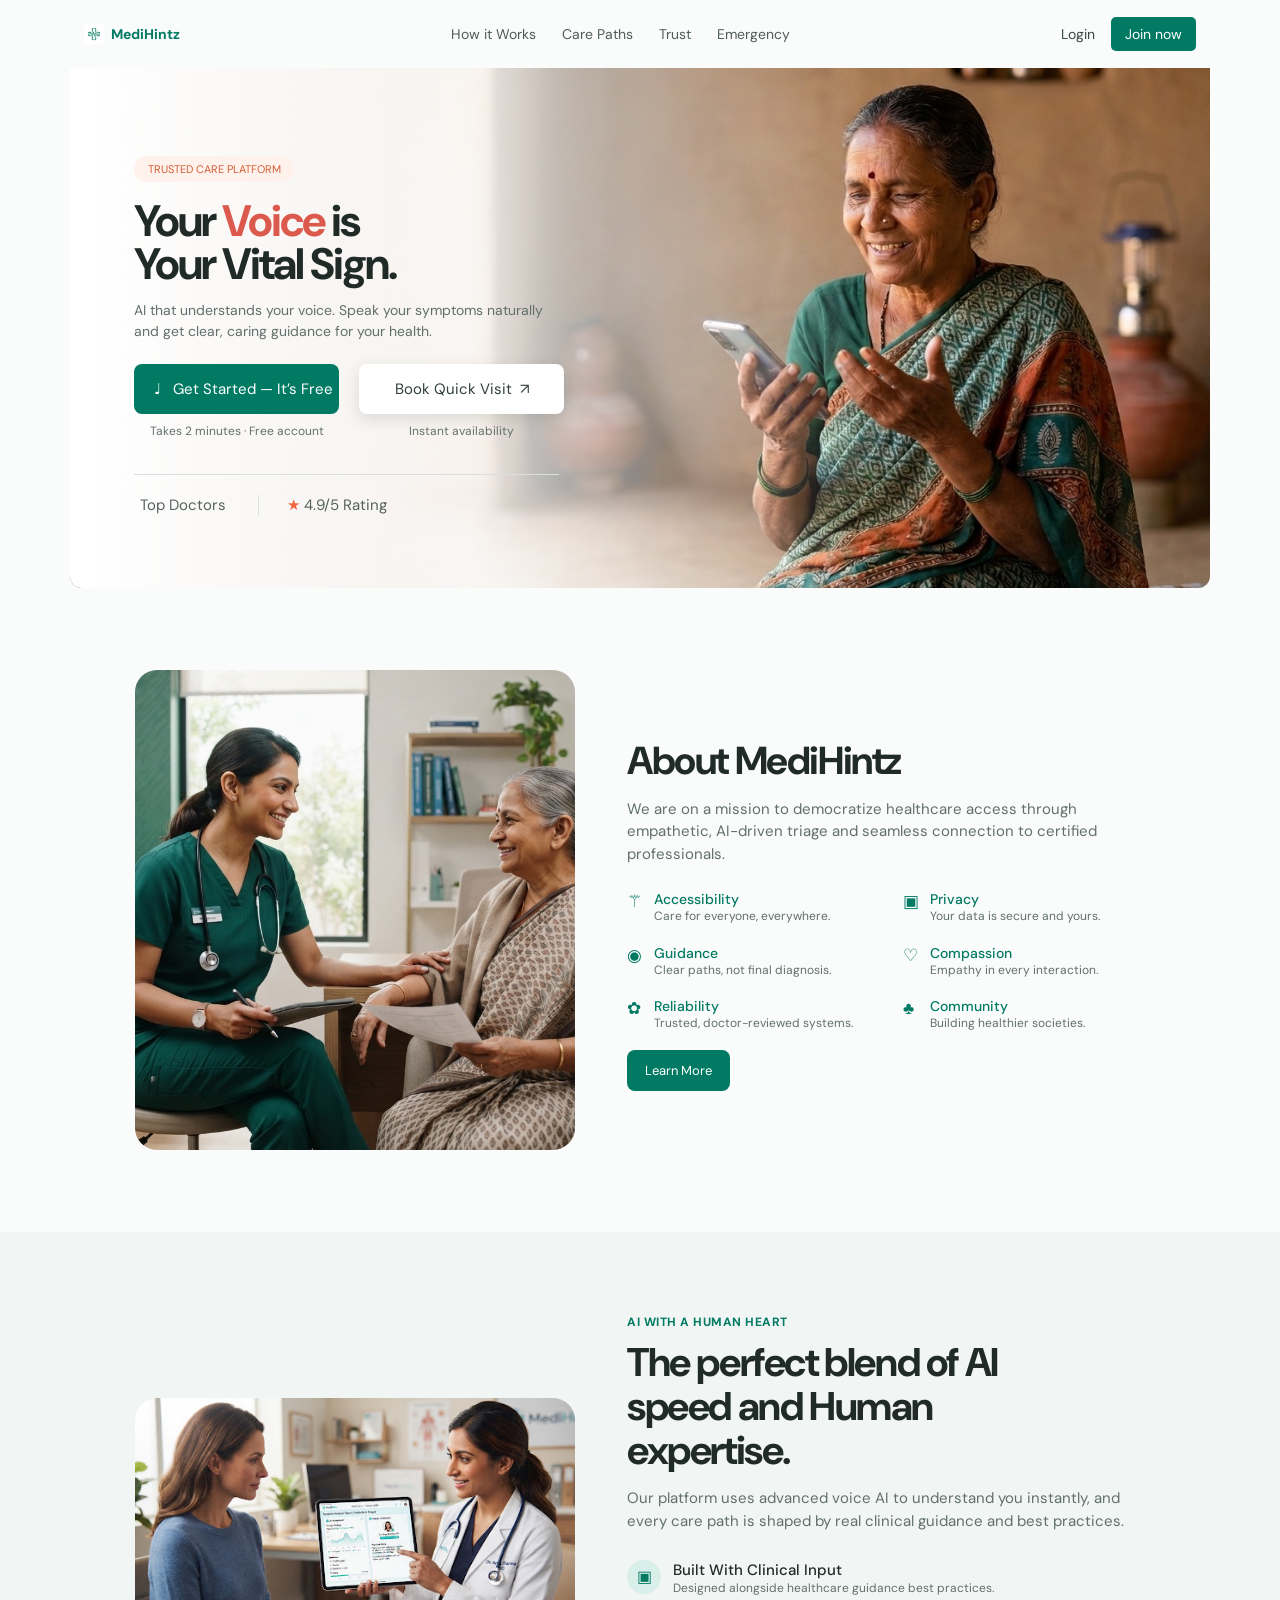
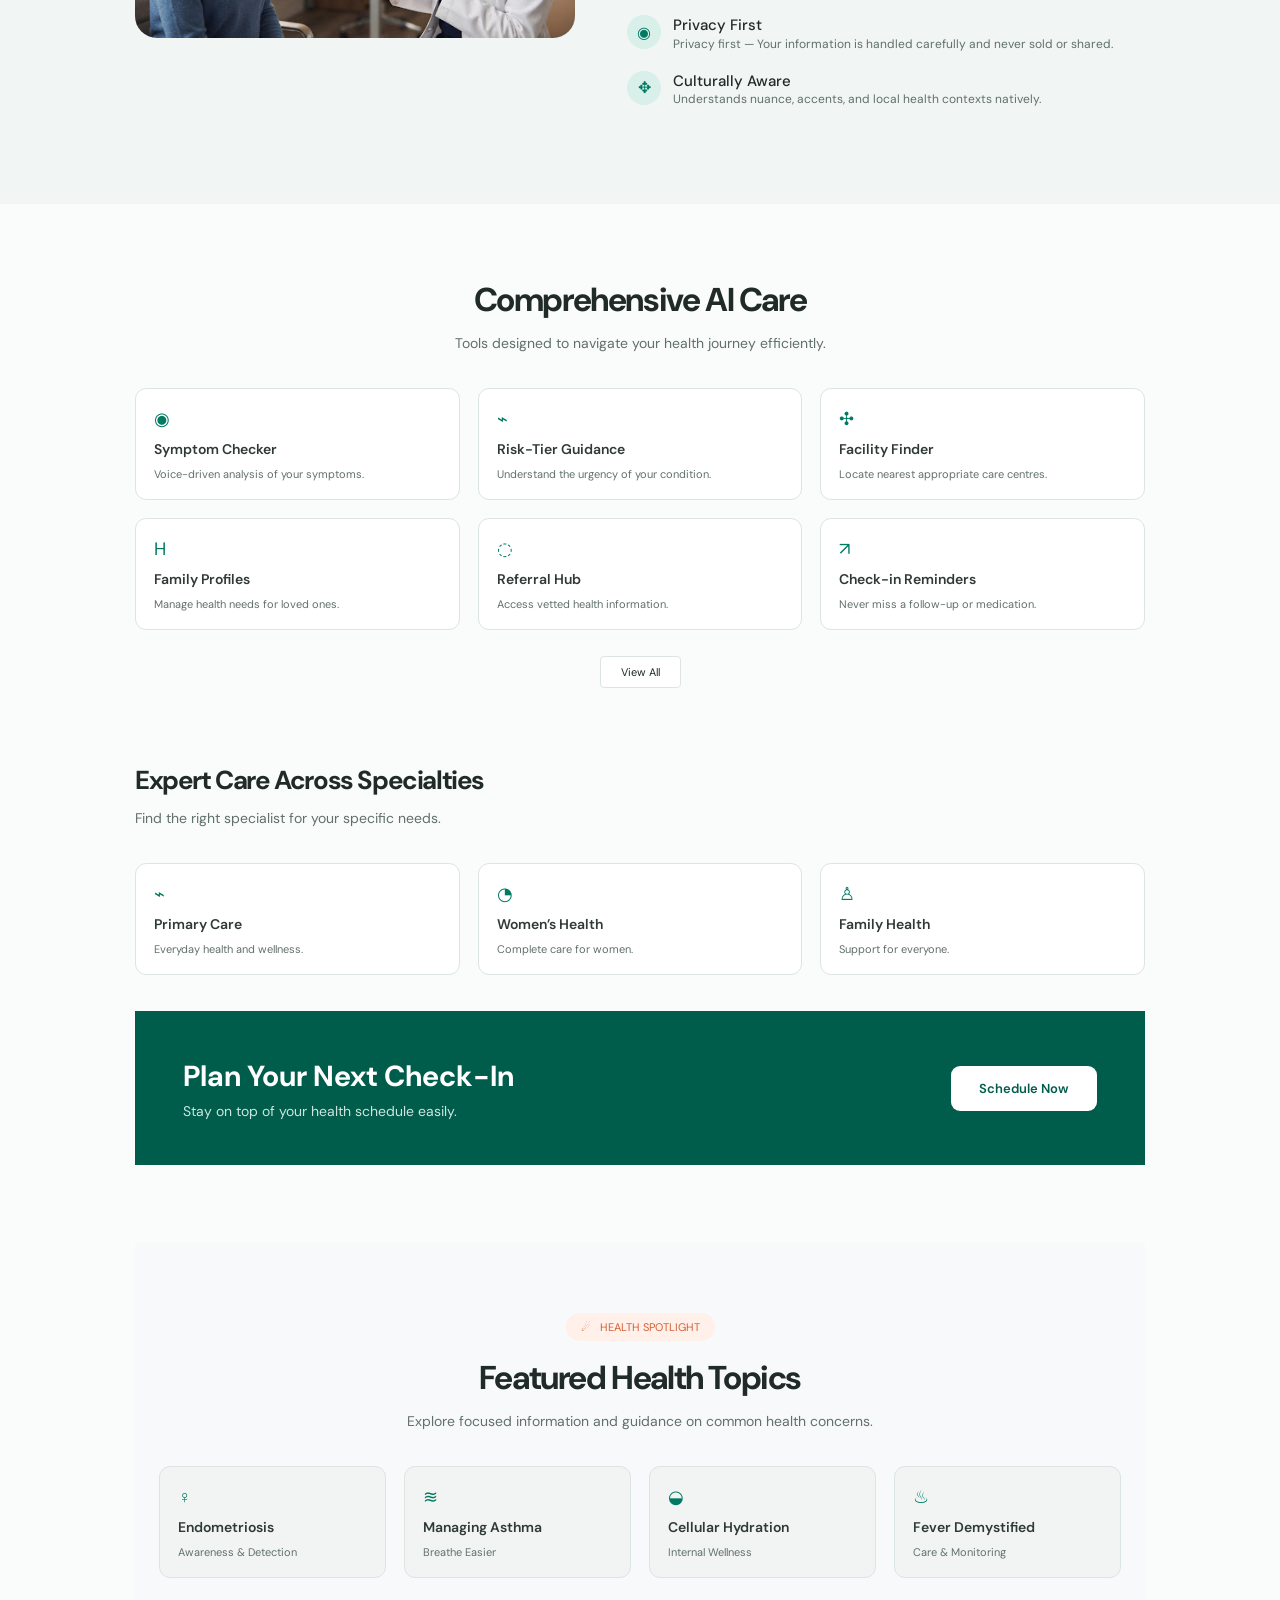
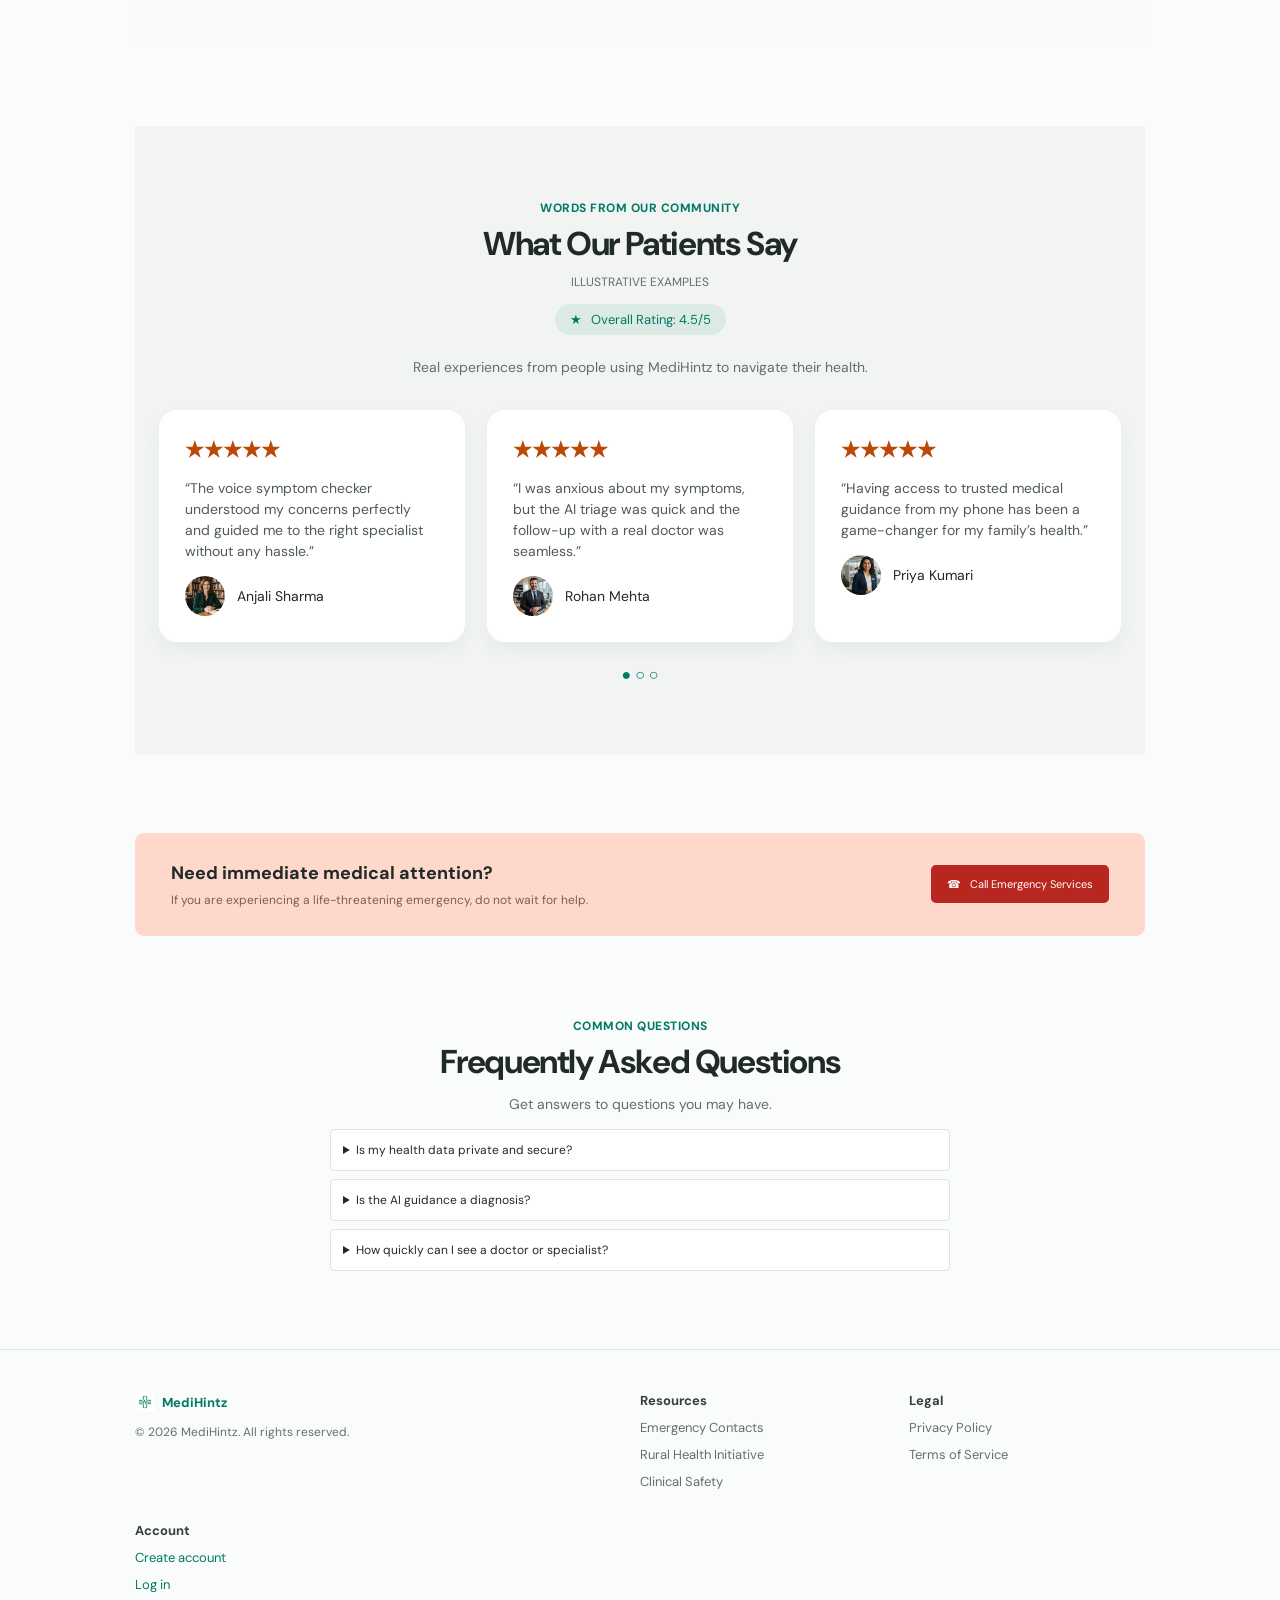
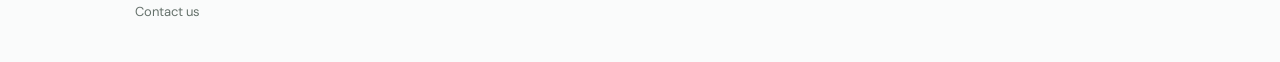
<file: frontend/index.html>
<!doctype html>
<html lang="en">

<head>
    <meta charset="utf-8">
    <meta name="viewport" content="width=device-width,initial-scale=1">
    <title>MediHintz</title>
    <link rel="preconnect" href="https://fonts.googleapis.com">
    <link rel="preconnect" href="https://fonts.gstatic.com" crossorigin>
    <link href="https://fonts.googleapis.com/css2?family=DM+Sans:wght@400;500;600;700&display=swap" rel="stylesheet">
    <link rel="stylesheet" href="css/site.css">
    <link rel="stylesheet" href="css/care-path.css">
    <link rel="stylesheet" href="css/trust.css">
    <link rel="stylesheet" href="css/how-it-works.css">
    <link rel="stylesheet" href="css/emergency.css">
    <link rel="stylesheet" href="css/type-scale.css">
    <link rel="stylesheet" href="css/layout-fixes.css">
    <link rel="stylesheet" href="css/privacy-policy.css">
    <link rel="stylesheet" href="css/terms-of-service.css">
</head>

<body>
    <header><a class="brand" href="#home" data-view="home"><img src="assets/logo.png" alt="">MediHintz</a>
        <nav><a href="#how" data-view="how">How it Works</a><a href="#care" data-view="care">Care Paths</a><a
                href="#trust" data-view="trust">Trust</a><a href="#emergency" data-view="emergency">Emergency</a></nav>
        <div><button class="header-link" type="button" data-view="login">Login</button><button type="button"
                data-view="signup">Join now</button></div>
    </header>
    <main id="home-screen" class="screen-target active">
        <section class="hero"><img src="assets/home.png" alt="Older woman using her phone">
            <div class="fade"></div>
            <div class="hero-copy"><span class="pill">TRUSTED CARE PLATFORM</span>
                <h1>Your <b>Voice</b> is<br>Your Vital Sign.</h1>
                <p>AI that understands your voice. Speak your symptoms naturally and get clear, caring guidance for your
                    health.</p>
                <div class="hero-buttons">
                    <div><button class="green" type="button" data-view="signup">♩ &nbsp; Get Started — It’s
                            Free</button><small>Takes 2 minutes · Free
                            account</small></div>
                    <div><button class="white" type="button" data-view="login">Book Quick Visit&nbsp;
                            ↗</button><small>Instant availability</small></div>
                </div>
                <div class="hero-stats"><span>Top Doctors</span><span>★ <b>4.9/5 Rating</b></span></div>
            </div>
        </section>
        <section class="about section"><img src="assets/home2.png" alt="Nurse with patient">
            <div>
                <h2>About MediHintz</h2>
                <p>We are on a mission to democratize healthcare access through empathetic, AI-driven triage and
                    seamless connection to certified professionals.</p>
                <div class="values">
                    <div><i>⚚</i><b>Accessibility</b><small>Care for everyone, everywhere.</small></div>
                    <div><i>▣</i><b>Privacy</b><small>Your data is secure and yours.</small></div>
                    <div><i>◉</i><b>Guidance</b><small>Clear paths, not final diagnosis.</small></div>
                    <div><i>♡</i><b>Compassion</b><small>Empathy in every interaction.</small></div>
                    <div><i>✿</i><b>Reliability</b><small>Trusted, doctor-reviewed systems.</small></div>
                    <div><i>♣</i><b>Community</b><small>Building healthier societies.</small></div>
                </div><a class="green tiny">Learn More</a>
            </div>
        </section>
        <section class="expert">
            <div class="expert-inner"><img src="assets/home3.jpg" alt="Doctor showing care information">
                <div><span class="eyebrow">AI WITH A HUMAN HEART</span>
                    <h2>The perfect blend of AI<br>speed and Human<br>expertise.</h2>
                    <p>Our platform uses advanced voice AI to understand you instantly, and every care path is shaped by
                        real clinical guidance and best practices.</p>
                    <ul>
                        <li><i>▣</i><b>Built With Clinical Input</b><span>Designed alongside healthcare guidance best
                                practices.</span></li>
                        <li><i>◉</i><b>Privacy First</b><span>Privacy first — Your information is handled carefully and
                                never sold or shared.</span></li>
                        <li><i>✥</i><b>Culturally Aware</b><span>Understands nuance, accents, and local health contexts
                                natively.</span></li>
                    </ul>
                </div>
            </div>
        </section>
        <section class="care center"><span class="eyebrow"></span>
            <h2>Comprehensive AI Care</h2>
            <p>Tools designed to navigate your health journey efficiently.</p>
            <div class="grid six">
                <article>◉<b>Symptom Checker</b><small>Voice-driven analysis of your symptoms.</small></article>
                <article>⌁<b>Risk-Tier Guidance</b><small>Understand the urgency of your condition.</small></article>
                <article>✣<b>Facility Finder</b><small>Locate nearest appropriate care centres.</small></article>
                <article>H<b>Family Profiles</b><small>Manage health needs for loved ones.</small></article>
                <article>◌<b>Referral Hub</b><small>Access vetted health information.</small></article>
                <article>↗<b>Check-in Reminders</b><small>Never miss a follow-up or medication.</small></article>
            </div>
            <a class="view-all" href="#">View All</a>
        </section>
        <section class="special section">
            <h2>Expert Care Across Specialties</h2>
            <p>Find the right specialist for your specific needs.</p>
            <div class="grid four">
                <article>⌁<b>Primary Care</b><small>Everyday health and wellness.</small></article>
                <article>◔<b>Women’s Health</b><small>Complete care for women.</small></article>
                <article>♙<b>Family Health</b><small>Support for everyone.</small></article>
            </div>
        </section>
        <section class="checkin">
            <div><b>Plan Your Next Check-In</b><span>Stay on top of your health schedule easily.</span></div><a>Schedule
                Now</a>
        </section>
        <section class="topics center"><span class="spotlight">☄ &nbsp; HEALTH SPOTLIGHT</span>
            <h2>Featured Health Topics</h2>
            <p>Explore focused information and guidance on common health concerns.</p>
            <div class="grid four">
                <article>♀<b>Endometriosis</b><small>Awareness & Detection</small></article>
                <article>≋<b>Managing Asthma</b><small>Breathe Easier</small></article>
                <article>◒<b>Cellular Hydration</b><small>Internal Wellness</small></article>
                <article>♨<b>Fever Demystified</b><small>Care & Monitoring</small></article>
            </div>
        </section>
        <section class="testimonials center"><span class="eyebrow">WORDS FROM OUR COMMUNITY</span>
            <h2>What Our Patients Say</h2>
            <span class="examples">ILLUSTRATIVE EXAMPLES</span>
            <span class="rating">★ &nbsp; Overall Rating: 4.5/5</span>
            <p>Real experiences from people using MediHintz to navigate their health.</p>
            <div class="quotes">
                <article><strong>★★★★★</strong>
                    <p>“The voice symptom checker understood my concerns perfectly and guided me to the right specialist
                        without any hassle.”</p>
                    <footer><img src="assets/home_pro1.jpg" alt="">Anjali Sharma</footer>
                </article>
                <article><strong>★★★★★</strong>
                    <p>“I was anxious about my symptoms, but the AI triage was quick and the follow-up with a real
                        doctor was seamless.”</p>
                    <footer><img src="assets/home_pro2.jpg" alt="">Rohan Mehta</footer>
                </article>
                <article><strong>★★★★★</strong>
                    <p>“Having access to trusted medical guidance from my phone has been a game-changer for my family’s
                        health.”</p>
                    <footer><img src="assets/home_pro3.jpg" alt="">Priya Kumari</footer>
                </article>
            </div>
            <div class="dots">● ○ ○</div>
        </section>
        <section class="emergency section">
            <div><b>Need immediate medical attention?</b><span>If you are experiencing a life-threatening emergency, do
                    not wait for help.</span></div><a>☎ &nbsp; Call Emergency Services</a>
        </section>
        <section class="faq center"><span class="eyebrow">COMMON QUESTIONS</span>
            <h2>Frequently Asked Questions</h2>
            <p>Get answers to questions you may have.</p>
            <details>
                <summary>Is my health data private and secure?</summary>
                <p>Yes, it is protected with privacy-first safeguards.</p>
            </details>
            <details>
                <summary>Is the AI guidance a diagnosis?</summary>
                <p>It offers guidance, not a final diagnosis.</p>
            </details>
            <details>
                <summary>How quickly can I see a doctor or specialist?</summary>
                <p>Options are offered based on your needs.</p>
            </details>
        </section>
    </main>
    <main id="signup-screen" class="page-shell screen-target">
        <section class="signup-card" aria-label="MediHintz create account page">
            <section class="form-panel">
                <div class="form-content">
                    <button class="back-link" type="button" data-view="home" aria-label="Go back to homepage"><span
                            aria-hidden="true">←</span> Back</button>
                    <h1>Create an Account</h1>
                    <p class="signin-copy">Already have an account? <button class="text-link" type="button"
                            data-view="login">Log in</button></p>
                    <form id="signupForm" novalidate>
                        <div class="name-row">
                            <label class="input-group"><span>First Name</span><input id="firstName" type="text"
                                    placeholder="John" autocomplete="given-name" required /></label>
                            <label class="input-group"><span>Last Name</span><input id="lastName" type="text"
                                    placeholder="Doe" autocomplete="family-name" required /></label>
                        </div>
                        <label class="input-group"><span>Phone Number</span><span class="phone-row"><span
                                    class="country-code">+91</span><input id="signupPhone" type="tel"
                                    inputmode="numeric" placeholder="98765 43210" autocomplete="tel"
                                    required /></span></label>
                        <label class="input-group"><span>One-Time Password</span><span class="otp-row"><input
                                    id="signupOtp" type="text" inputmode="numeric" maxlength="6"
                                    placeholder="Enter 6-digit OTP" required /><button class="otp-button"
                                    id="sendSignupOtp" type="button">Send OTP</button></span></label>
                        <label class="terms"><input id="signupTerms" type="checkbox" /><span>I agree to the <a
                                    href="#">Terms
                                    of Service</a> and <a href="#">Privacy Policy</a></span></label>
                        <button class="create-button" type="submit">Create Account</button>
                        <p class="form-message" id="signupMessage" role="status"></p>
                    </form>
                </div>
            </section>
            <aside class="hero-panel">
                <img class="hero-image" src="assets/sighup.png" alt="MediHintz doctor holding a tablet" />
                <div class="hero-shade"></div>
                <div class="brand-badge"><img src="assets/logo.png" alt=""
                        aria-hidden="true" /><strong>MediHintz</strong></div>
                <div class="hero-copy"><span class="network-pill"><span class="verified-dot">✦</span> TRUSTED
                        NETWORK</span>
                    <h2>Join the future of health</h2>
                    <p>Experience a new standard of care. Connect with top-tier professionals and manage your wellness
                        journey seamlessly.</p>
                    <div class="carousel" aria-label="Slide indicators"><span
                            class="active"></span><span></span><span></span></div>
                </div>
            </aside>
        </section>
    </main>

    <main id="login-screen" class="page-shell screen-target">
        <section class="signup-card">
            <section class="form-panel">
                <div class="form-content"><button class="back-link" type="button" data-view="home">← Back</button>
                    <h1>Welcome back</h1>
                    <p class="signin-copy">New to MediHintz? <button class="text-link" type="button"
                            data-view="signup">Create an account</button></p>
                    <form id="loginForm"><label class="input-group"><span>Phone Number</span><span
                                class="phone-row"><span class="country-code">+91</span><input id="loginPhone" type="tel"
                                    inputmode="numeric" placeholder="98765 43210" autocomplete="tel"
                                    required></span></label><label class="input-group"><span>One-Time
                                Password</span><span class="otp-row"><input id="loginOtp" type="text"
                                    inputmode="numeric" maxlength="6" placeholder="Enter 6-digit OTP" required><button
                                    class="otp-button" id="sendLoginOtp" type="button">Send OTP</button></span></label>
                        <p class="otp-help">We’ll send a verification code to your mobile number.</p><button
                            class="create-button" type="submit">Verify &amp; Log In</button>
                        <p class="form-message" id="loginMessage"></p>
                    </form>
                </div>
            </section>
            <aside class="hero-panel"><img class="hero-image" src="assets/sighup.png" alt="Doctor">
                <div class="hero-shade"></div>
                <div class="brand-badge"><img src="assets/logo.png" alt=""><strong>MediHintz</strong></div>
                <div class="hero-copy"><span class="network-pill">✦ TRUSTED NETWORK</span>
                    <h2>Your health,<br>your voice</h2>
                    <p>Care that listens, understands, and guides you.</p>
                </div>
            </aside>
        </section>
    </main>

    <main id="care-screen" class="care-screen screen-target">
        <section class="care-wrap">
            <div class="care-intro">
                <h1>Hello <span aria-hidden="true">👋</span> How can MediHintz help<br>you today?</h1>
                <p>We’re here to guide your care. Speak or type your concerns to get started.</p>
                <div class="care-trust"><span>✦ Your data stays private</span><span>✦ Built on WHO health
                        guidelines</span><span>✦ Works in low connectivity</span></div>
            </div>
            <div class="care-checkin"><i></i><span>Last check-in: Mild fever — 2 days ago, marked Green</span><button
                    type="button">View history</button></div>
            <section class="care-action-grid">
                <button class="care-talk" type="button"><span class="care-mic">●</span><b>Speak to
                        MediHintz</b><small>Describe how you’re feeling in your own words, and we’ll help<br>you find
                        the right next steps.</small><em>⌨ &nbsp; Type instead</em></button>
                <div class="care-quick-links">
                    <button class="care-quick care-emergency" type="button"><i>✦</i><span><b>Emergency
                                Help</b><small>Get immediate assistance</small></span><strong>›</strong></button>
                    <button class="care-quick" type="button"><i>♡</i><span><b>Check Symptoms</b><small>Start an
                                assessment</small></span><strong>›</strong></button>
                    <button class="care-quick" type="button"><i>⌕</i><span><b>Find Healthcare</b><small>Doctors &amp;
                                Clinics</small></span><strong>›</strong></button>
                    <button class="care-quick" type="button"><i>▣</i><span><b>Learn About Health</b><small>Articles
                                &amp; resources</small></span><strong>›</strong></button>
                </div>
            </section>
            <section class="care-path">
                <p>Your Path to Care</p>
                <div><button class="selected" type="button"><i>✦</i> Speak/Type <b>→</b></button><button
                        type="button"><i>⌘</i> Get Guidance <b>→</b></button><button type="button"><i>⌂</i> Find
                        Care</button></div>
            </section>
            <section class="care-tools">
                <article>
                    <h2>Checking for someone else?</h2>
                    <div class="care-person"><button class="selected" type="button">Myself</button><button
                            type="button">Child</button><button type="button">Parent</button><button
                            type="button">Someone else</button></div>
                </article>
                <article>
                    <div class="care-title">
                        <h2>Nearby Healthcare</h2><a href="#">View Map</a>
                    </div>
                    <div class="care-place"><i>⌂</i>
                        <p><b>Aarogya Clinic</b><small>General Practitioner</small></p><em>1.2 km</em>
                    </div>
                    <div class="care-place"><i>✚</i>
                        <p><b>City Health Center</b><small>Primary Care</small></p><em>3.5 km</em>
                    </div>
                </article>
            </section>
            <section class="care-banner"><img src="assets/care path.png"
                    alt="Healthcare professional supporting an older patient">
                <div>
                    <h2>Accessible Care for Everyone</h2>
                    <p>Our platform is designed to be intuitive and helpful, bringing the gap<br>between you and quality
                        healthcare, wherever you are.</p><button type="button">Learn about our mission
                        <span>→</span></button>
                </div>
            </section>
        </section>
    </main>

    <main id="trust-screen" class="trust-screen screen-target">
        <section class="trust-hero trust-wrap">
            <div><span class="trust-tag">OUR COMMITMENT</span>
                <h1>Trust &amp;<br>Transparency</h1>
                <p>MediHintz is built on a foundation of clinical safety, user privacy, and honest communication—because
                    your health journey deserves clarity and trust.</p>
            </div>
            <img src="assets/trust.jpg" alt="Healthcare professional speaking with a patient">
        </section>
        <section class="trust-can trust-wrap">
            <h2>What MediHintz Can Do</h2>
            <p>We provide helpful guidance for your health journey.</p>
            <div class="trust-cards">
                <article><i>●</i>
                    <h3>Symptom Guidance</h3>
                    <p>Understand common symptoms and get clear next-step guidance to support your care journey.</p>
                </article>
                <article><i>▲</i>
                    <h3>Urgency Assessment</h3>
                    <p>Helps you understand whether your concern may need urgent, routine, or self-care support.</p>
                </article>
                <article><i>▣</i>
                    <h3>Health Education</h3>
                    <p>Provides trustworthy information to help you learn, prepare, and make informed choices.</p>
                </article>
            </div>
        </section>
        <section class="trust-limits trust-wrap">
            <div>
                <h2>What MediHintz Cannot Do</h2>
                <p>We are a guide, not a replacement for a doctor. Here’s what MediHintz will never do:</p>
                <ul>
                    <li><b>✕</b><span><strong>No Medical Diagnosis</strong><small>We help you understand symptoms, not
                                diagnose conditions.</small></span></li>
                    <li><b>✕</b><span><strong>No Prescriptions</strong><small>We don’t recommend medicines, dosages, or
                                professional treatments.</small></span></li>
                    <li><b>✕</b><span><strong>Not for Emergencies</strong><small>For emergencies, contact a doctor or
                                emergency services immediately.</small></span></li>
                </ul>
            </div>
            <aside><i>✓</i>
                <h3>Safety First</h3>
                <p>MediHintz encourages informed choices and supports proper care when needed.</p>
            </aside>
        </section>
        <section class="trust-privacy">
            <div><span>◉</span>
                <h2>Your Privacy is Paramount</h2>
                <p>We believe your health data belongs to you. MediHintz does not store persistent accounts or personal
                    health histories. Every session is ephemeral, ensuring your inquiries remain completely private and
                    unlinked to your identity.</p><button type="button">Read Privacy Policy</button>
            </div>
        </section>
</main>

    <main id="how-screen" class="how-screen screen-target">
        <section class="how-hero how-wrap">
            <div><span>CLARITY IN MOMENTS OF UNCERTAINTY</span>
                <h1>Understanding<br>Your Care<br>Needs</h1>
                <p>We use a simple, color-coded system to help you understand the urgency of your symptoms and guide you
                    to the right care.</p>
            </div><img src="assets/how_it_works.jpg" alt="Healthcare professional reviewing information at a desk">
        </section>
        <section class="how-results how-wrap">
            <h2>How to read your results</h2>
            <p>Our triaging system categorizes your symptoms into three simple levels.</p>
            <div class="how-levels">
                <article class="routine"><i>✓</i><em>ROUTINE CARE</em>
                    <h3>Green</h3>
                    <p>Your symptoms are mild and typical of common illnesses. Care is recommended, but not urgent.</p>
                    <ul>
                        <li>Schedule at your convenience</li>
                        <li>Primary care physician</li>
                    </ul>
                </article>
                <article class="priority"><i>△</i><em>PRIORITY CARE</em>
                    <h3>Yellow</h3>
                    <p>Your symptoms may be of concern and need attention within 24 hours.</p>
                    <ul>
                        <li>Visit urgent care clinic</li>
                        <li>Schedule a telehealth visit</li>
                    </ul>
                </article>
                <article class="emergency"><i>✦</i><em>EMERGENCY</em>
                    <h3>Red</h3>
                    <p>Your symptoms require immediate life-threatening care. Seek immediate medical attention now.</p>
                    <ul>
                        <li>Go to nearest ER</li>
                        <li>Call emergency services</li>
                    </ul>
                </article>
            </div>
        </section>
        <section class="how-ready">
            <h2>Ready to understand your<br>symptoms?</h2>
            <p>Use our intelligent checker to get clear, timely assessment minutes.</p><button type="button"
                data-view="care">Start Symptom Check&nbsp; →</button>
        </section>
    </main>

    <main id="emergency-screen" class="emergency-screen screen-target">
        <section class="emergency-wrap emergency-hero">
            <div class="emergency-copy"><span class="emergency-tag">✦ &nbsp; IMMEDIATE ASSISTANCE</span>
                <h1>Medical<br>Emergency?</h1>
                <p>If you or someone else is experiencing a severe or life-threatening medical emergency, call for
                    immediate help.</p>
                <div><a class="call-ambulance" href="tel:108"><small>CALL AMBULANCE</small><b>☎ &nbsp;108</b></a><button
                        type="button" data-view="care">▣ &nbsp; Find Emergency Facility</button></div>
            </div>
            <img src="assets/emergency.png" alt="Medical professional ready to provide emergency care">
        </section>
        <section class="seek-help emergency-wrap">
            <h2>When to seek emergency<br>help</h2>
            <p>Do not ignore these critical symptoms. Immediate medical attention is vital.</p>
            <div class="emergency-cards">
                <article><i>♡</i>
                    <h3>Heart Attack</h3>
                    <ul>
                        <li>Chest pain, pressure, or tightness</li>
                        <li>Pain radiating to arm, back, or jaw</li>
                        <li>Shortness of breath with chest discomfort</li>
                    </ul>
                </article>
                <article><i>✦</i>
                    <h3>Stroke (FAST)</h3>
                    <ul>
                        <li>Face drooping on one side</li>
                        <li>Arm weakness or numbness</li>
                        <li>Speech difficulty or slurring</li>
                    </ul>
                </article>
                <article><i>♧</i>
                    <h3>Breathing Issues</h3>
                    <ul>
                        <li>Severe difficulty breathing</li>
                        <li>Choking or blocked airway</li>
                        <li>Bluish color to lips or face</li>
                    </ul>
                </article>
            </div>
        </section>
    </main>

    <main id="privacy-screen" class="privacy-screen screen-target">
        <section class="privacy-wrap">
            <header class="privacy-heading"><span>◉ &nbsp; LEGAL</span><h1>Privacy Policy</h1><p>Last updated: October 10, 2026</p></header>
            <article class="privacy-card"><h2><i>◉</i> Introduction</h2><p>Welcome to MediHintz. Your privacy and security are our priorities. This Privacy Policy outlines how we collect, use, and protect your personal and health-related information when you use our services.</p><p>We believe in the highest standards of clinical safety and data protection, ensuring your sensitive information is confidential and used only with your consent.</p></article>
            <article class="privacy-card"><h2><i>▣</i> Data Collection</h2><p>MediHintz collects only the information needed to provide relevant personal health support. This may include your symptoms, care preferences, and general health context. We never collect unnecessary personal data to improve the service.</p></article>
            <article class="privacy-card privacy-usage"><h2><i>⌁</i> Data Usage</h2><p>We use your information to:</p><ul><li>Provide clear and secure health-care guidance</li><li>Connect you securely with emergency contacts and healthcare resources</li><li>Maintain system security and prevent fraudulent activity</li></ul><strong>⚠ &nbsp; We never sell your personal data to third parties.</strong></article>
            <article class="privacy-card"><h2><i>♙</i> Security</h2><p>We use strong security measures and organizational safeguards to protect your data against unauthorized access, alteration, disclosure, or destruction.</p><p>Our systems are reviewed regularly and our commitment to security is ongoing.</p></article>
            <div class="privacy-back"><button type="button" data-view="home">← &nbsp; Return to Platform</button></div>
        </section>
    </main>

    <main id="terms-screen" class="privacy-screen terms-screen screen-target">
        <section class="privacy-wrap">
            <header class="privacy-heading"><span>◉ &nbsp; LEGAL</span><h1>Terms of Service</h1><p>Last updated: October 10, 2026</p></header>
            <article class="privacy-card"><h2>1. Agreement to Terms</h2><p>By accessing or using MediHintz, you agree to be bound by these Terms of Service. If you do not agree with any part of these terms, you may not access or use the service.</p><p>We reserve the right to modify these terms at any time. Your continued use after changes are posted constitutes acceptance of the updated terms.</p></article>
            <article class="privacy-card"><h2>2. Use of Service</h2><p>MediHintz provides health information and care guidance. You agree to use this service only for lawful purposes and in accordance with these terms.</p><ul><li>You must not use the service to harm or mislead others.</li><li>You agree to provide accurate information when seeking support.</li></ul></article>
            <article class="privacy-card terms-disclaimer"><h2>3. Medical Disclaimer</h2><strong>IMPORTANT NOTICE</strong><p>The information provided on MediHintz is for informational purposes only and is not intended as medical advice or professional medical diagnosis. Always consult a qualified healthcare professional for medical concerns.</p></article>
            <article class="privacy-card"><h2>4. Limitation of Liability</h2><p>To the maximum extent permitted by applicable law, MediHintz and its affiliates shall not be liable for any indirect, incidental, special, consequential, or punitive damages arising from your use of the service.</p></article>
            <div class="privacy-back"><button type="button" data-view="home">← &nbsp; Return to Platform</button></div>
        </section>
    </main>

    <footer id="home-footer" class="site-footer screen-target active">
        <div><a class="brand" href="#"><img src="assets/logo.png" alt="">MediHintz</a><p>© 2026 MediHintz. All rights reserved.</p></div>
        <div><b>Resources</b><a>Emergency Contacts</a><a>Rural Health Initiative</a><a>Clinical Safety</a></div>
        <div><b>Legal</b><a href="#privacy" data-view="privacy">Privacy Policy</a><a href="#terms" data-view="terms">Terms of Service</a></div>
        <div><b>Account</b><button type="button" data-view="signup">Create account</button><button type="button" data-view="login">Log in</button><a>Contact us</a></div>
    </footer>
    <section id="trust-disclaimer" class="trust-disclaimer screen-target" aria-label="Medical disclaimer"><strong>MEDICAL DISCLAIMER</strong><p>The information provided by MediHintz is for educational and informational purposes only and is not intended as medical advice, diagnosis, or treatment. Always seek the advice of your physician or other qualified health provider with any questions you may have regarding a medical condition. Never disregard professional medical advice or delay in seeking it because of something you have read on this website.</p></section>

    <script src="js/homepage.js"></script>
    <script src="js/signup.js"></script>
    <script src="js/signin.js"></script>
    <script src="js/care-path.js"></script>
    <script src="js/trust.js"></script>
    <script src="js/how-it-works.js"></script>
    <script src="js/emergency.js"></script>
    <script src="js/privacy-policy.js"></script>
    <script src="js/terms-of-service.js"></script>

</body>

</html>
</file>
<file: frontend/css/site.css>
:root{--green:#007a63;--ink:#202a27;--muted:#61706a;--surface:#f5f7f7;--line:#dce5e1}*{box-sizing:border-box}html{scroll-behavior:smooth}body{margin:0;background:#fafbfb;color:var(--ink);font:16px "DM Sans",Arial,sans-serif}a{color:inherit;text-decoration:none}button{font:inherit;cursor:pointer}.screen-target{display:none}.screen-target.active{display:block}.page-shell.active{display:grid}.site-footer.screen-target.active{display:grid}
header{height:68px;max-width:1160px;margin:auto;padding:0 24px;display:flex;align-items:center;justify-content:space-between;font-size:13px}.brand{display:flex;align-items:center;gap:7px;color:var(--green);font-weight:700}.brand img{width:20px;height:20px;object-fit:contain}header nav{display:flex;gap:26px;color:#4f5d57}.header-link,header button{border:0;background:transparent;color:#394741;padding:0}.header-link{margin-right:16px}header div>button:last-child{background:var(--green);color:#fff;border-radius:5px;padding:8px 14px}
.hero{max-width:1140px;height:520px;margin:auto;position:relative;overflow:hidden;border-radius:0 0 12px 12px}.hero>img{width:100%;height:100%;object-fit:cover}.fade{position:absolute;inset:0;background:linear-gradient(90deg,#fff 2%,#ffffffe0 35%,#fff0 70%)}.hero .hero-copy{position:absolute;top:88px;left:64px;width:425px;color:var(--ink)}.pill,.spotlight{display:inline-block;padding:6px 14px;border-radius:18px;background:#fff2ed;color:#d35e34;font-size:11px}.hero h1{font-size:44px;line-height:.98;letter-spacing:-2px;margin:18px 0 14px}.hero h1 b{color:#dc594d}.hero p,.section p,.center>p{color:var(--muted);font-size:14px;line-height:1.5}.hero-buttons{display:flex;gap:20px;margin-top:22px}.hero-buttons div{display:grid;gap:9px;text-align:center}.green,.white{min-width:205px;border:0;border-radius:8px;padding:15px 20px;font-size:15px;white-space:nowrap}.green{background:var(--green);color:#fff}.white{background:#fff;color:#314039;box-shadow:0 5px 15px #263a3024}.hero-buttons small{font-size:12px;color:#63716b}.hero-stats{display:flex;gap:32px;margin-top:35px;padding:20px 6px;border-top:1px solid #d8e0dd;font-size:15px;color:#56635d}.hero-stats span+span{padding-left:28px;border-left:1px solid #d8e0dd;color:#ef6740}.hero-stats b{color:#56635d;font-weight:400}
.section,.center,.special,.checkin{max-width:1010px;margin-left:auto;margin-right:auto}.section{margin-top:82px;margin-bottom:82px}.about{display:grid;grid-template-columns:1fr 1fr;gap:58px;align-items:center}.about>img{width:100%;height:310px;object-fit:cover;border-radius:12px}.eyebrow{color:var(--green);font-size:12px;font-weight:700;letter-spacing:.5px}h2{font-size:33px;line-height:1.1;letter-spacing:-1.4px;margin:9px 0 14px}.values{display:grid;grid-template-columns:1fr 1fr;gap:14px;margin:24px 0;color:var(--green);font-size:14px}
.expert{margin:0;padding:78px max(calc((100% - 1010px)/2),24px);background:#f1f5f4}.expert-inner{display:grid;grid-template-columns:1fr 1fr;gap:55px;align-items:center}.expert img{width:100%;border-radius:20px}.expert p{color:var(--muted);line-height:1.5}.expert ul{padding:0;list-style:none;color:var(--muted);line-height:2}
.center{text-align:center;margin-top:78px;margin-bottom:78px}.grid{display:grid;gap:18px;margin-top:34px;text-align:left}.six{grid-template-columns:repeat(3,1fr)}.four{grid-template-columns:repeat(4,1fr)}.grid article{min-height:112px;padding:18px;background:#fff;border:1px solid var(--line);border-radius:11px;display:flex;flex-direction:column;gap:9px;color:var(--green);font-size:18px}.grid article b{color:#2f3935;font-size:14px;font-weight:600}.grid article small{color:var(--muted);font-size:11px}.view-all{display:inline-block;margin-top:26px;padding:8px 20px;border:1px solid var(--line);border-radius:4px;background:#fff;font-size:11px}.special{margin-top:0;margin-bottom:36px}.special h2{font-size:26px}.special .grid{grid-template-columns:repeat(3,1fr)}
.checkin{margin-bottom:0;min-height:154px;padding:30px 48px;background:#005c4b;color:#fff;display:flex;align-items:center;justify-content:space-between}.checkin div{display:grid;gap:7px}.checkin b{font-size:29px}.checkin span{font-size:14px;color:#cce6df}.checkin a{border-radius:9px;background:#fff;color:#005c4b;padding:14px 28px;font-weight:600;font-size:13px}
.topics,.testimonials{width:100%;padding:70px 24px;text-align:center}.topics{background:#f8f9fb}.testimonials{background:#f1f4f3}.topics>* ,.testimonials>*{width:min(1010px,100%);margin-left:auto;margin-right:auto}.topics .grid,.testimonials .quotes{width:min(1010px,100%)}.topics .grid article{background:#f2f4f4}.examples{display:block;margin-top:-2px;font-size:12px;color:var(--muted)}.rating{display:inline-block;margin:14px auto 8px;padding:7px 15px;border-radius:18px;background:#dceae6;color:var(--green);font-size:13px}.quotes{display:grid;grid-template-columns:repeat(3,1fr);gap:22px;margin-top:32px;text-align:left}.quotes article{min-height:220px;padding:26px;border-radius:18px;background:#fff;box-shadow:0 8px 18px #20352b0d}.quotes strong{color:#bd4909;font-size:21px}.quotes p{color:#4f5b56;font-size:14px;line-height:1.5}.quotes footer{display:flex;align-items:center;gap:12px;font-size:14px}.quotes img{width:40px;height:40px;border-radius:50%;object-fit:cover}.dots{margin-top:22px;color:var(--green)}
.emergency{margin-top:76px;margin-bottom:76px;padding:28px 36px;background:#ffd8cc;border-radius:9px;display:flex;align-items:center;justify-content:space-between}.emergency div{display:grid;gap:7px}.emergency b{font-size:18px}.emergency span{font-size:12px;color:#765f59}.emergency a{padding:12px 16px;border-radius:5px;background:#b72720;color:#fff;font-size:11px}.faq{max-width:620px}.faq details{margin:8px 0;padding:12px;border:1px solid var(--line);border-radius:4px;background:#fff;text-align:left;font-size:12px}
.site-footer{grid-template-columns:minmax(260px,2fr) minmax(150px,1fr) minmax(150px,1fr);gap:32px;align-items:start;border-top:1px solid var(--line);padding:42px max(calc((100% - 1010px)/2),24px);font-size:12px;color:#65716b}.site-footer p{font-size:11px}.site-footer div:not(:first-child){display:grid;gap:10px}.site-footer b{color:#33423c}.site-footer button{border:0;background:transparent;color:var(--green);padding:0;text-align:left;font:inherit;cursor:pointer}
.page-shell{min-height:100vh;padding:28px;place-items:center;background:#fbfcfb}.signup-card{width:min(1040px,100%);min-height:690px;display:grid;grid-template-columns:1fr 1fr;overflow:hidden;border:1px solid var(--line);border-radius:16px;background:#fff;box-shadow:0 8px 18px #162a2314}.form-panel{display:flex;justify-content:center;padding:46px 44px}.form-content{width:100%;max-width:360px}.back-link,.text-link{border:0;background:transparent;color:var(--green);padding:0;cursor:pointer}.back-link{margin-bottom:18px}.form-content h1{color:var(--green);font-size:28px;margin:18px 0 6px}.signin-copy{color:var(--muted);font-size:13px;margin:0 0 24px}.name-row{display:grid;grid-template-columns:1fr 1fr;gap:16px}.input-group{display:grid;gap:6px;margin-bottom:15px;color:#40504a;font-size:12px;font-weight:600}.input-group input{width:100%;height:38px;border:1px solid #d5dfdb;border-radius:6px;padding:0 11px;font:13px inherit}.password-input{position:relative;display:block}.password-input input{padding-right:38px}.password-toggle{position:absolute;right:5px;top:50%;transform:translateY(-50%);border:0;background:transparent;color:#61706a;cursor:pointer}.terms{display:flex;gap:8px;align-items:center;margin-bottom:20px;font-size:11px;color:#51605a}.terms input{width:14px;height:14px}.create-button{width:100%;height:41px;border:0;border-radius:6px;background:var(--green);color:#fff;font-size:13px}.form-message{min-height:18px;text-align:center;font-size:12px}.or-divider{display:grid;grid-template-columns:1fr auto 1fr;gap:14px;align-items:center;margin:26px 0}.or-divider span{height:1px;background:var(--line)}.or-divider em{font-size:10px;font-style:normal}.google-button{width:100%;height:38px;border:1px solid var(--line);border-radius:6px;background:#fff}.hero-panel{position:relative;margin:10px 10px 10px 0;overflow:hidden;border-radius:0 12px 12px 0}.hero-image{width:100%;height:100%;object-fit:cover}.hero-panel:after{content:"";position:absolute;inset:0;background:linear-gradient(transparent,rgba(5,29,23,.78))}.brand-badge{position:absolute;top:28px;right:28px;z-index:1;display:flex;align-items:center;gap:7px;padding:10px 15px;border-radius:24px;background:#fff;color:var(--green);font-size:13px}.brand-badge img{width:18px;height:18px}.hero-panel .hero-copy{position:absolute;z-index:1;left:30px;right:30px;bottom:26px;color:#fff}.hero-panel .hero-copy h2{font-size:30px}.hero-panel .hero-copy p{color:#e1ece8;font-size:13px}.network-pill{font-size:10px}
@media(max-width:720px){header nav{display:none}.hero{height:510px;border-radius:0}.hero .hero-copy{left:25px;top:70px;width:calc(100% - 50px)}.hero h1{font-size:37px}.hero-buttons{gap:9px}.green,.white{min-width:0;padding:13px 11px;font-size:12px}.about,.expert-inner,.signup-card{grid-template-columns:1fr}.section{margin:50px 24px}.expert{padding:50px 24px}.six,.four,.quotes{grid-template-columns:1fr 1fr}.special .grid{grid-template-columns:1fr 1fr}.checkin{margin:0 20px;padding:24px}.checkin b{font-size:20px}.topics,.testimonials{padding:50px 16px}.site-footer.screen-target.active{grid-template-columns:1fr 1fr}.site-footer>div:first-child{grid-column:1/-1}.page-shell{padding:14px}.hero-panel{min-height:360px;margin:0 10px 10px;border-radius:12px}}

/* Targeted refinements for the About, AI expertise, spotlight, and rating areas. */
.about { grid-template-columns: 440px 1fr; gap: 52px; max-width: 1010px; }
.about > img { height: 480px; border-radius: 22px; }
.about h2 { margin-top: 0; font-size: 39px; }
.about > div > p { max-width: 490px; margin-bottom: 25px; font-size: 15px; }
.values { gap: 19px 34px; margin: 0 0 28px; }
.values div { display: grid; grid-template-columns: 19px 1fr; column-gap: 8px; }
.values i { grid-row: span 2; color: var(--green); font-style: normal; font-size: 17px; }
.values b { font-size: 14px; font-weight: 500; }
.values small { color: var(--muted); font-size: 12px; line-height: 1.35; }
.tiny { min-width: 118px; padding: 12px 18px; text-align: center; font-size: 13px; }

.expert-inner { max-width: 1010px; margin: auto; grid-template-columns: 440px 1fr; gap: 52px; }
.expert img { border-radius: 22px; }
.expert h2 { font-size: 40px; }
.expert p { font-size: 15px; }
.expert ul { margin: 28px 0 0; }
.expert li { display: grid; grid-template-columns: 36px 1fr; column-gap: 10px; margin: 19px 0; line-height: 1.35; }
.expert li i { grid-row: span 2; display: grid; place-items: center; width: 34px; height: 34px; border-radius: 50%; background: #d8efea; color: var(--green); font-style: normal; }
.expert li b { color: var(--ink); font-size: 15px; font-weight: 500; }
.expert li span { color: var(--muted); font-size: 12px; }

.topics .spotlight { width: auto; margin-bottom: 10px; padding: 7px 15px; background: #fff0ea; color: #d35e34; font-size: 11px; }
.rating { width: auto; padding: 7px 15px; font-size: 13px; }
@media(max-width:720px){.about,.expert-inner{grid-template-columns:1fr}.about>img{height:330px}.about h2,.expert h2{font-size:32px}.values{gap:15px}.about>div>p,.expert p{font-size:14px}}

/* Keep the Google sign-up control compact and aligned. */
.google-button { display: flex; align-items: center; justify-content: center; gap: 10px; font-size: 13px; }
.google-button img { width: 18px; height: 18px; flex: 0 0 18px; object-fit: contain; }

/* Phone-number and OTP authentication controls. */
.phone-row, .otp-row { display: flex; align-items: center; width: 100%; }
.phone-row { overflow: hidden; border: 1px solid #d5dfdb; border-radius: 6px; background: #fff; }
.phone-row .country-code { padding: 0 11px; color: #52605b; font-size: 13px; line-height: 38px; border-right: 1px solid #d5dfdb; }
.input-group .phone-row input { height: 38px; border: 0; border-radius: 0; padding-left: 10px; }
.input-group .phone-row input:focus { box-shadow: none; }
.otp-row { gap: 8px; }.otp-row input { min-width: 0; }
.otp-button { flex: 0 0 auto; height: 38px; padding: 0 12px; border: 1px solid var(--green); border-radius: 6px; background: #fff; color: var(--green); font-size: 12px; font-weight: 600; }
.otp-button:hover { background: #eaf5f1; }.otp-help { margin: -5px 0 2px; color: var(--muted); font-size: 11px; line-height: 1.4; }
</file>
<file: frontend/css/care-path.css>
/* Care Paths is an additional screen in index.html. It does not modify shared home, sign-up, or login styles. */
.care-banner{background:#fff}.care-banner>img{opacity:1}.care-banner:after{background:linear-gradient(90deg,#fffffff2 0%,#ffffffb8 43%,transparent 72%);mix-blend-mode:normal}

/* Loaded after the original Care Paths rules: preserve true image colours. */
.care-banner>img{opacity:1!important;filter:none!important}.care-banner:after{background:linear-gradient(90deg,#fffffff2 0%,#ffffffb8 43%,transparent 72%)!important}
.care-screen{min-height:calc(100vh - 68px);padding:28px 24px 64px;background:#f7f8f8}.care-wrap{width:min(1010px,100%);margin:auto}.care-intro h1{margin:0;color:#006a58;font-size:40px;line-height:1.06;letter-spacing:-2px}.care-intro h1 span{font-size:33px}.care-intro>p{margin:8px 0 11px;color:#53615e;font-size:12px}.care-trust{display:flex;gap:7px}.care-trust span{border-radius:16px;background:#dce9e6;padding:6px 10px;color:#29423c;font-size:10px}.care-trust span::first-letter{color:#007a63}.care-checkin{height:42px;margin-top:19px;padding:0 14px;display:flex;align-items:center;border:1px solid #e2ebe7;border-radius:7px;background:#fff;box-shadow:0 2px 8px #15423b09;color:#37413e;font-size:11px}.care-checkin i{width:10px;height:10px;margin-right:9px;border-radius:50%;background:#07866f;box-shadow:0 0 0 4px #d7eee7}.care-checkin button{margin-left:auto;border:0;background:none;color:#007a63;font-size:10px;font-weight:700;cursor:pointer}.care-action-grid{display:grid;grid-template-columns:2fr .95fr;gap:16px;margin-top:21px}.care-talk{height:222px;border:1px solid #d8ede6;border-radius:7px;background:linear-gradient(115deg,#e6fbf3,#fff 72%);color:#1d2927;text-align:center;cursor:pointer}.care-talk>*{display:block}.care-mic{display:grid!important;place-items:center;width:46px;height:46px;margin:19px auto 13px;border-radius:50%;background:#006a58;color:white;font-size:18px;box-shadow:0 5px 8px #0c6c5b38}.care-talk>b{color:#006a58;font-size:18px}.care-talk small{margin-top:7px;color:#43524e;font-size:10px;line-height:1.4}.care-talk em{margin-top:18px;color:#007a63;font-size:10px;font-style:normal;font-weight:700}.care-quick-links{display:grid;gap:9px}.care-quick{height:50px;padding:6px 12px;display:flex;align-items:center;gap:10px;border:1px solid #dce6e2;border-radius:7px;background:#fff;text-align:left;cursor:pointer}.care-quick>i{width:26px;height:26px;border-radius:50%;display:grid;place-items:center;background:#e8f4f1;color:#007a63;font-style:normal;font-size:13px}.care-quick span{display:flex;flex-direction:column;gap:2px}.care-quick b{color:#33433f;font-size:10px}.care-quick small{color:#84918d;font-size:8px}.care-quick strong{margin-left:auto;color:#0a725f;font-size:19px;font-weight:400}.care-emergency{border-color:#ffcdcd;background:#fff9f9}.care-emergency>i,.care-emergency strong{background:#ffe8e8;color:#df3e3e}.care-emergency b{color:#d73d3d}.care-path{margin-top:21px}.care-path>p{margin:0 0 8px;color:#52615d;font-size:10px}.care-path>div{height:50px;padding:5px;display:flex;gap:7px;border:1px solid #e0e8e5;border-radius:7px;background:#fff}.care-path button{border:0;border-radius:5px;background:#fff;padding:0 17px;color:#34433e;font-size:10px;font-weight:600;cursor:pointer}.care-path button i{width:24px;height:24px;margin-right:7px;display:inline-grid;place-items:center;border-radius:50%;background:#e1f2ed;color:#057361;font-style:normal}.care-path button b{margin-left:20px;color:#78908a}.care-path .selected{background:#ecf7f3;color:#006a58}.care-tools{display:grid;grid-template-columns:1fr 1fr;gap:16px;margin-top:21px}.care-tools article{min-height:150px;padding:18px;border:1px solid #e3e9e7;border-radius:7px;background:#fff}.care-tools h2{margin:0 0 14px;color:#006a58;font-size:17px}.care-person{display:flex;gap:6px}.care-person button{border:1px solid #d8e3df;border-radius:15px;background:#fff;padding:5px 11px;color:#52625d;font-size:9px;font-weight:600;cursor:pointer}.care-person .selected{border-color:#006a58;background:#006a58;color:#fff}.care-title{display:flex;align-items:center;justify-content:space-between}.care-title a{color:#007a63;font-size:9px;font-weight:700}.care-place{display:flex;align-items:center;gap:8px;margin-top:10px}.care-place>i{width:26px;height:26px;border-radius:50%;display:grid;place-items:center;background:#e8f2ef;color:#537a70;font-style:normal;font-size:12px}.care-place p{display:flex;flex-direction:column;gap:2px;margin:0}.care-place b{font-size:10px}.care-place small{font-size:8px;color:#84918d}.care-place em{margin-left:auto;border-radius:12px;background:#e8f4f0;padding:3px 7px;color:#0d7966;font-size:8px;font-style:normal;font-weight:600}.care-banner{position:relative;height:255px;margin-top:21px;overflow:hidden;border-radius:7px;background:#006a58}.care-banner>img{width:100%;height:100%;object-fit:cover;object-position:center;opacity:.45}.care-banner:after{position:absolute;inset:0;content:"";background:linear-gradient(90deg,#e6f1ed 0%,#e6f1edcc 45%,transparent 75%)}.care-banner>div{position:absolute;z-index:1;top:68px;left:52px}.care-banner h2{margin:0 0 9px;color:#006a58;font-size:25px}.care-banner p{margin:0;color:#3e5750;font-size:10px;line-height:1.45}.care-banner button{margin-top:16px;padding:10px 13px;border:0;border-radius:3px;background:#006a58;color:white;font-size:9px;font-weight:600;cursor:pointer}.care-banner button span{padding-left:10px}@media(max-width:720px){.care-screen{padding:24px 16px 48px}.care-intro h1{font-size:31px}.care-trust{overflow:auto}.care-trust span{white-space:nowrap}.care-action-grid{grid-template-columns:1fr}.care-quick-links{grid-template-columns:1fr 1fr}.care-path>div{overflow:auto}.care-path button{white-space:nowrap;padding:0 12px}.care-tools{grid-template-columns:1fr}.care-banner{height:270px}.care-banner>div{left:25px;top:54px}.care-banner p br{display:none}}
</file>
<file: frontend/css/trust.css>
/* Trust screen only: the existing shared footer is reused by the router. */
.trust-screen{padding-bottom:58px}.trust-privacy{width:min(1010px,calc(100% - 48px));margin:0 auto;border-radius:8px;overflow:hidden}.trust-privacy>div{padding:48px 24px}
.trust-disclaimer{padding:34px max(calc((100% - 780px)/2),24px) 38px;border-top:1px solid #e1e7e4;background:#fafbfb;color:#687570;text-align:center}.trust-disclaimer strong{font-size:9px;letter-spacing:.5px}.trust-disclaimer p{max-width:760px;margin:15px auto 0;font-size:9px;line-height:1.5}
.trust-can{box-shadow:0 0 0 100vmax #f0f4f3;clip-path:inset(0 -100vmax)}.trust-can:before{display:none}.trust-can>*{position:static}
.trust-screen{background:#f8f9f9}.trust-wrap{width:min(1010px,calc(100% - 48px));margin:auto}.trust-hero{min-height:310px;display:grid;grid-template-columns:1fr 1fr;gap:54px;align-items:center;padding:53px 0}.trust-tag{display:inline-block;border-radius:13px;background:#dceee8;padding:5px 9px;color:#007a63;font-size:9px;font-weight:700}.trust-hero h1{margin:13px 0 10px;color:#006a58;font-size:42px;line-height:.96;letter-spacing:-2.4px}.trust-hero p{max-width:410px;color:#4e605b;font-size:11px;line-height:1.55}.trust-hero img{width:100%;height:188px;object-fit:cover;object-position:center;border-radius:7px;box-shadow:0 7px 12px #163d341c}.trust-can{padding:45px 0 53px;text-align:center;background:#f0f4f3}.trust-can:before{content:"";position:absolute;left:0;right:0;height:100%;background:#f0f4f3;z-index:0;transform:translateY(-45px)}.trust-can>*{position:relative;z-index:1}.trust-can h2,.trust-limits h2{margin:0;color:#006a58;font-size:24px;letter-spacing:-1px}.trust-can>p{margin:7px 0 25px;color:#71817c;font-size:10px}.trust-cards{display:grid;grid-template-columns:repeat(3,1fr);gap:14px;text-align:left}.trust-cards article{min-height:115px;padding:17px;border-radius:8px;background:#fff;box-shadow:0 4px 12px #18382f12}.trust-cards i{display:grid;place-items:center;width:20px;height:20px;border-radius:50%;background:#dff0eb;color:#00846b;font-size:9px;font-style:normal}.trust-cards h3{margin:11px 0 5px;color:#006a58;font-size:11px}.trust-cards p{margin:0;color:#65746f;font-size:8px;line-height:1.45}.trust-limits{display:grid;grid-template-columns:1fr 1fr;gap:40px;padding:55px 0}.trust-limits>div>p{max-width:400px;color:#65746f;font-size:10px;line-height:1.45}.trust-limits ul{display:grid;gap:14px;margin:22px 0 0;padding:0;list-style:none}.trust-limits li{display:flex;gap:9px}.trust-limits li>b{display:grid;place-items:center;width:16px;height:16px;border-radius:50%;background:#ffe3e0;color:#d84d45;font-size:9px}.trust-limits li span{display:flex;flex-direction:column;gap:3px}.trust-limits li strong{color:#33443f;font-size:9px}.trust-limits li small{color:#71817c;font-size:8px}.trust-limits aside{align-self:stretch;min-height:214px;display:grid;place-content:center;text-align:center;border-radius:7px;background:#e8ebeb}.trust-limits aside i{display:grid;place-items:center;width:34px;height:34px;margin:auto;border-radius:50%;background:#cdebe2;color:#007a63;font-style:normal}.trust-limits aside h3{margin:11px 0 5px;color:#29443d;font-size:13px}.trust-limits aside p{width:200px;margin:0;color:#71817c;font-size:8px;line-height:1.45}.trust-privacy{background:#006a58;color:#fff;text-align:center}.trust-privacy>div{width:min(560px,calc(100% - 48px));margin:auto;padding:48px 0}.trust-privacy span{display:grid;place-items:center;width:34px;height:34px;margin:auto;border-radius:50%;background:#168c77;color:#fff}.trust-privacy h2{margin:13px 0 9px;font-size:23px}.trust-privacy p{margin:0;color:#d7eee7;font-size:10px;line-height:1.5}.trust-privacy button{margin-top:16px;border:0;border-radius:3px;background:#fff;color:#006a58;padding:9px 13px;font-size:9px;font-weight:700;cursor:pointer}@media(max-width:720px){.trust-hero,.trust-limits{grid-template-columns:1fr}.trust-hero{padding:40px 0;gap:25px}.trust-hero h1{font-size:36px}.trust-cards{grid-template-columns:1fr}.trust-limits{gap:25px}.trust-limits aside{min-height:180px}}
</file>
<file: frontend/css/how-it-works.css>
/* How It Works screen only. The shared home footer is activated by the page router. */
.how-results h2{font-size:30px}.how-results>p{font-size:13px}.how-levels{align-items:stretch}.how-levels article{min-height:260px;padding:25px}.how-levels i{width:31px;height:31px;font-size:13px}.how-levels em{margin:15px 0 4px;font-size:10px}.how-levels h3{font-size:28px}.how-levels p{font-size:11px;line-height:1.5}.how-levels ul{gap:7px;margin-top:14px;font-size:11px}.how-levels article:after{right:-26px;top:-26px;width:73px;height:73px}.how-levels .emergency{display:block}.how-levels .emergency>*{position:relative;z-index:1}

/* Loaded after the base rules so all three cards retain the corrected layout. */
.how-results h2{font-size:30px!important}.how-results>p{font-size:13px!important}.how-levels{align-items:stretch!important}.how-levels article{min-height:260px!important;padding:25px!important}.how-levels i{width:31px!important;height:31px!important;font-size:13px!important}.how-levels em{margin:15px 0 4px!important;font-size:10px!important}.how-levels h3{font-size:28px!important}.how-levels p{font-size:11px!important;line-height:1.5!important}.how-levels ul{gap:7px!important;margin-top:14px!important;font-size:11px!important}.how-levels article:after{right:-26px!important;top:-26px!important;width:73px!important;height:73px!important}.how-levels .emergency{display:block!important}.how-levels .emergency>*{position:relative!important;z-index:1!important}
.how-screen{background:#fafbfb;padding:48px 24px 72px}.how-wrap{width:min(1010px,100%);margin:auto}.how-hero{display:grid;grid-template-columns:1fr 1fr;gap:48px;align-items:center;padding:0 0 54px}.how-hero>div>span{display:inline-block;border-radius:13px;background:#dceee8;color:#007a63;padding:5px 9px;font-size:8px;font-weight:700}.how-hero h1{margin:12px 0;color:#1e2825;font-size:43px;line-height:.94;letter-spacing:-2.2px}.how-hero p{max-width:385px;margin:0;color:#60716b;font-size:10px;line-height:1.48}.how-hero img{width:100%;height:223px;object-fit:cover;object-position:center;border-radius:8px;box-shadow:0 8px 15px #1d40371c}.how-results{padding:38px 0 52px;text-align:center;border-top:1px solid #eef2f0}.how-results h2{margin:0;color:#273530;font-size:24px;letter-spacing:-1px}.how-results>p{margin:7px 0 29px;color:#66756f;font-size:10px}.how-levels{display:grid;grid-template-columns:repeat(3,1fr);gap:16px;text-align:left}.how-levels article{position:relative;min-height:198px;overflow:hidden;padding:19px;border-radius:8px;background:#fff;border:1px solid #e5ebe8;box-shadow:0 4px 11px #18382f0b}.how-levels article:after{position:absolute;right:-22px;top:-21px;width:59px;height:59px;border-radius:50%;content:""}.how-levels i{position:relative;z-index:1;display:grid;place-items:center;width:23px;height:23px;border-radius:50%;font-size:10px;font-style:normal}.how-levels em{display:block;margin:11px 0 2px;font-size:8px;font-style:normal;font-weight:700}.how-levels h3{margin:0;font-size:20px}.how-levels p{margin:8px 0;color:#65746f;font-size:8px;line-height:1.45}.how-levels ul{display:grid;gap:4px;margin:9px 0 0;padding:0;list-style:none;color:#53625d;font-size:8px}.how-levels li:before{content:"✓";margin-right:6px;font-weight:700}.routine i{background:#dff0eb;color:#00846b}.routine em,.routine h3,.routine li:before{color:#00846b}.routine:after{background:#edf5f2}.priority i{background:#fff0e5;color:#dd831f}.priority em,.priority h3,.priority li:before{color:#d87c18}.priority:after{background:#fff4ed}.how-levels .emergency i{background:#ffe5e5;color:#d54646}.how-levels .emergency em,.how-levels .emergency h3,.how-levels .emergency li:before{color:#d34545}.how-levels .emergency:after{background:#fff1f1}.how-ready{width:min(1010px,100%);margin:0 auto;border-radius:8px;background:#006a58;padding:41px 20px;text-align:center;color:#fff;box-shadow:0 9px 15px #075b4d27}.how-ready h2{margin:0;font-size:25px;line-height:1.05}.how-ready p{margin:10px 0 14px;color:#d8eee8;font-size:9px}.how-ready button{border:0;border-radius:18px;background:#fff;color:#006a58;padding:8px 14px;font-size:9px;font-weight:700;cursor:pointer}@media(max-width:720px){.how-screen{padding:36px 16px 52px}.how-hero{grid-template-columns:1fr;padding-bottom:38px;gap:25px}.how-hero h1{font-size:37px}.how-levels{grid-template-columns:1fr}.how-levels article{min-height:165px}.how-ready h2{font-size:22px}}
</file>
<file: frontend/css/emergency.css>
/* Emergency screen only. It shares the existing footer and navigation. */
.emergency-hero{min-height:320px}.emergency-hero>img{height:270px;object-position:center 35%;background:#edf3f1}
.emergency-screen{min-height:calc(100vh - 68px);background:#fafbfc;padding:42px 24px 70px}.emergency-wrap{width:min(1010px,100%);margin:auto}.emergency-hero{display:grid;grid-template-columns:1fr 1fr;gap:62px;align-items:center}.emergency-tag{display:inline-block;border-radius:13px;background:#ffe6e5;color:#d7413b;padding:6px 10px;font-size:8px;font-weight:700}.emergency-copy h1{margin:17px 0 13px;color:#202725;font-size:46px;line-height:.94;letter-spacing:-2.4px}.emergency-copy>p{max-width:395px;margin:0;color:#5f6d69;font-size:11px;line-height:1.55}.emergency-copy>div{display:flex;gap:12px;margin-top:22px}.call-ambulance{width:115px;height:64px;display:flex;flex-direction:column;justify-content:center;align-items:center;border-radius:6px;background:#c92020;color:#fff;text-decoration:none;box-shadow:0 5px 10px #a91c1c24}.call-ambulance small{font-size:7px}.call-ambulance b{margin-top:3px;font-size:17px}.emergency-copy>div>button{height:39px;align-self:center;border:1px solid #00816b;border-radius:5px;background:#fff;color:#00745f;padding:0 15px;font-size:9px;font-weight:700;cursor:pointer}.emergency-hero>img{width:100%;height:247px;object-fit:cover;object-position:center;border-radius:10px;box-shadow:0 8px 16px #18382f18}.seek-help{margin-top:78px;text-align:center}.seek-help h2{margin:0;color:#242d2a;font-size:27px;line-height:1.05;letter-spacing:-1px}.seek-help>p{margin:12px 0 27px;color:#65736e;font-size:9px}.emergency-cards{display:grid;grid-template-columns:repeat(3,1fr);gap:17px;text-align:left}.emergency-cards article{min-height:164px;padding:19px;border-radius:9px;background:#fff;box-shadow:0 7px 16px #18382f12}.emergency-cards i{display:grid;place-items:center;width:27px;height:27px;border-radius:50%;background:#ffe7e5;color:#d7463f;font-style:normal}.emergency-cards article:nth-child(2) i{background:#ffede3;color:#e07c3d}.emergency-cards article:nth-child(3) i{background:#e4f1ed;color:#047b66}.emergency-cards h3{margin:15px 0 8px;color:#27312e;font-size:17px;letter-spacing:-.5px}.emergency-cards ul{display:grid;gap:6px;margin:0;padding:0;list-style:none;color:#5a6964;font-size:8px;line-height:1.25}.emergency-cards li:before{content:"!";margin-right:7px;color:#da483f;font-weight:700}@media(max-width:720px){.emergency-screen{padding:35px 16px 52px}.emergency-hero{grid-template-columns:1fr;gap:28px}.emergency-copy h1{font-size:39px}.seek-help{margin-top:55px}.emergency-cards{grid-template-columns:1fr}.emergency-cards article{min-height:140px}}
</file>
<file: frontend/css/type-scale.css>
/* Shared readability scale. Page-specific visual styles remain in their own files. */
header{font-size:14px}.site-footer{font-size:13px}.site-footer p{font-size:12px}.site-footer b{font-size:13px}
.care-screen,.trust-screen,.how-screen,.emergency-screen{font-size:16px}.care-intro>p{font-size:14px}.care-trust span,.care-checkin{font-size:12px}.care-talk small,.care-talk em{font-size:12px}.care-quick b,.care-path button,.care-path>p{font-size:11px}.care-quick small,.care-title a,.care-person button,.care-place b{font-size:10px}.care-place small,.care-place em{font-size:9px}.care-banner p{font-size:12px}.care-banner button{font-size:11px}
.trust-hero p,.trust-can>p,.trust-limits>div>p{font-size:13px}.trust-cards h3{font-size:13px}.trust-cards p,.trust-limits li strong{font-size:11px}.trust-limits li small,.trust-limits aside p{font-size:10px}.trust-privacy p{font-size:12px}.trust-disclaimer p{font-size:11px}
.how-hero p,.how-results>p{font-size:13px}.how-levels p,.how-levels ul{font-size:11px}.how-ready p{font-size:11px}.emergency-copy>p{font-size:14px}.seek-help>p{font-size:11px}.emergency-cards ul{font-size:10px}
</file>
<file: frontend/css/layout-fixes.css>
/* Final layout corrections loaded after each page stylesheet. */
.trust-screen{padding-bottom:58px}.trust-privacy{width:min(1010px,calc(100% - 48px));margin:0 auto;border-radius:8px;overflow:hidden}.trust-privacy>div{width:min(560px,calc(100% - 48px));padding:48px 0}
.emergency-hero{min-height:320px}.emergency-hero>img{height:270px;object-position:center 35%;background:#edf3f1}
@media(max-width:720px){.trust-privacy{width:calc(100% - 32px)}.trust-privacy>div{padding:40px 0}}

/* Keep all triage result cards equal; the shared .emergency utility must not resize Red. */
.how-levels .routine,.how-levels .priority,.how-levels .emergency{display:block!important;align-self:start!important;width:auto!important;height:260px!important;min-height:260px!important;margin:0!important;padding:25px!important}.how-levels .emergency{background:#fff!important;color:inherit!important;justify-content:initial!important;align-items:initial!important}.how-levels .emergency>div{display:block!important}

/* Make both emergency actions a consistent button pair. */
.emergency-copy>div{align-items:center}.call-ambulance,.emergency-copy>div>button{width:190px;height:62px;box-sizing:border-box}.call-ambulance{flex-direction:row;gap:9px}.call-ambulance small{font-size:0}.call-ambulance small:after{content:"CALL AMBULANCE";font-size:9px}.call-ambulance b{margin:0;font-size:18px}.emergency-copy>div>button{align-self:auto;font-size:11px}
@media(max-width:520px){.emergency-copy>div{flex-direction:column;align-items:stretch}.call-ambulance,.emergency-copy>div>button{width:100%}}
</file>
<file: frontend/css/privacy-policy.css>
/* Privacy Policy screen only. */
.privacy-screen{min-height:calc(100vh - 68px);padding:48px 24px 70px;background:#f7f9f9}.privacy-wrap{width:min(650px,100%);margin:auto}.privacy-heading{margin:0 0 32px;padding:0;height:auto;display:block;font-size:inherit}.privacy-heading span{display:inline-block;border-radius:14px;background:#dceee8;color:#007a63;padding:5px 10px;font-size:9px;font-weight:700}.privacy-heading h1{margin:12px 0 5px;color:#202b28;font-size:31px;letter-spacing:-1.4px}.privacy-heading p{margin:0;color:#72807c;font-size:10px}.privacy-card{margin:0 0 20px;padding:22px 24px;border-radius:10px;background:#fff;box-shadow:0 6px 15px #18382f12}.privacy-card h2{margin:0 0 11px;color:#00735f;font-size:16px;letter-spacing:-.4px}.privacy-card h2 i{display:inline-grid;place-items:center;width:19px;height:19px;margin-right:6px;border-radius:50%;background:#dff0eb;color:#00846b;font-size:9px;font-style:normal;vertical-align:1px}.privacy-card p{margin:0 0 9px;color:#586964;font-size:11px;line-height:1.5}.privacy-card p:last-child{margin-bottom:0}.privacy-usage ul{display:grid;gap:6px;margin:11px 0;padding:0;list-style:none;color:#53645f;font-size:11px}.privacy-usage li:before{content:"✓";margin-right:7px;color:#00846b;font-weight:700}.privacy-usage strong{display:block;border-radius:5px;background:#e1f1ec;padding:9px 10px;color:#00735f;font-size:10px}.privacy-back{margin-top:30px;padding-top:21px;border-top:1px solid #dce4e1;text-align:center}.privacy-back button{border:0;border-radius:4px;background:#006a58;color:#fff;padding:9px 13px;font-size:10px;font-weight:700;cursor:pointer}@media(max-width:600px){.privacy-screen{padding:35px 16px 52px}.privacy-card{padding:19px}.privacy-heading h1{font-size:28px}}
</file>
<file: frontend/css/terms-of-service.css>
/* Terms of Service screen only; shared document-card layout comes from privacy-policy.css. */
.terms-screen .privacy-heading h1{color:#006a58}.terms-screen .privacy-card h2{color:#24302c}.terms-screen .privacy-card ul{display:grid;gap:6px;margin:10px 0 0;padding:0;list-style:none;color:#586964;font-size:11px}.terms-screen .privacy-card li:before{content:"✓";margin-right:7px;color:#00846b;font-weight:700}.terms-disclaimer{border:1px solid #ffe1de}.terms-disclaimer>strong{display:block;margin:0 0 9px;border-radius:4px;background:#fff0ef;padding:7px 9px;color:#d44942;font-size:9px}
</file>
